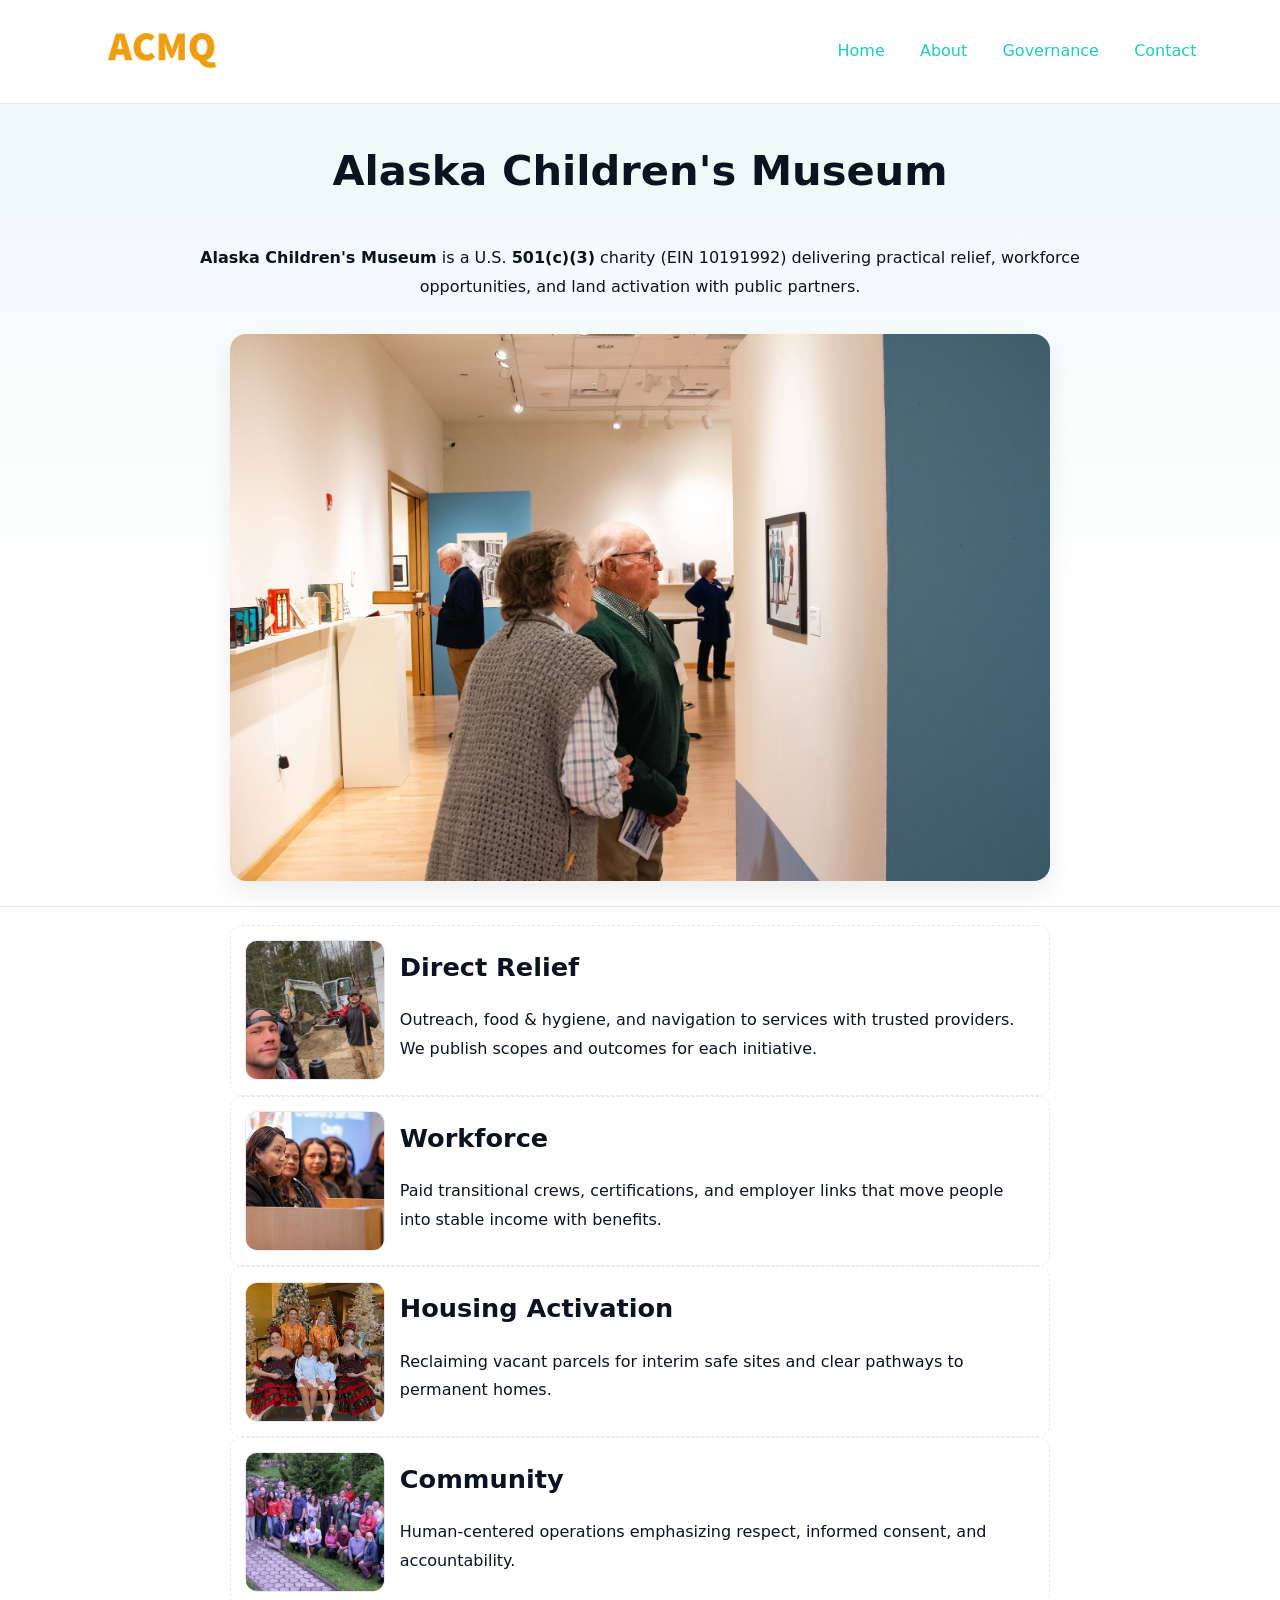
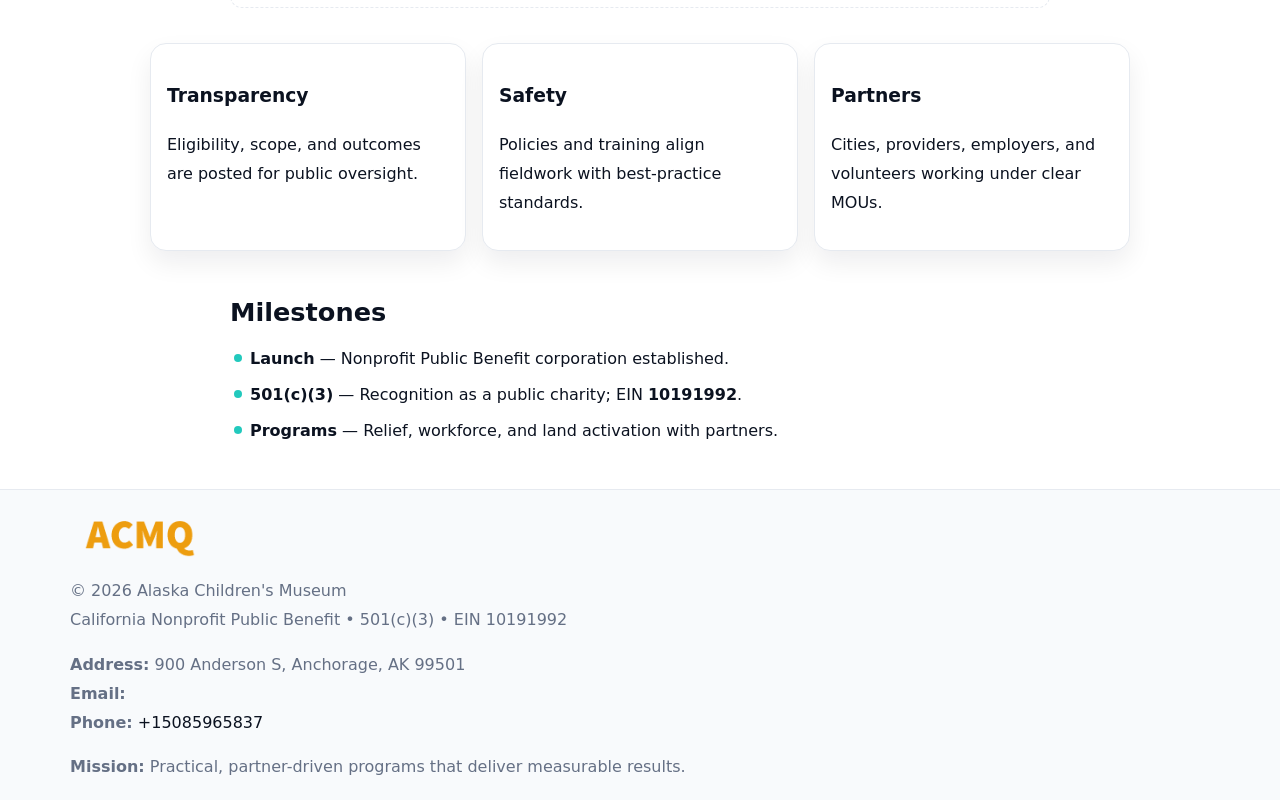
<file: index.html>
<!doctype html><html lang="en"><head>
<meta charset="utf-8"/><meta name="viewport" content="width=device-width,initial-scale=1"/>
<title>Alaska Children's Museum – Nonprofit • 2025</title>
<link rel="stylesheet" href="assets/styles.css"/><link rel="icon" href="images/logo.png"/>
<meta name="data-ein" content="10191992"/><meta name="data-name" content="Alaska Children's Museum"/>
<meta name="data-email" content=""/><meta name="data-phone" content="+15085965837"/>
<meta name="data-address" content="900 Anderson S,
Anchorage, AK 99501"/><meta name="data-map" content="900+Anderson+S,+Anchorage,+AK+99501"/>
  <meta name="description" content="Dedicated to community services, education, and direct relief, Alaska Children's Museum collaborates with neighbors and partners to deliver practical help and long-term impact.">
<meta name="facebook-domain-verification" content="sehcqbfp337yjgjlzfc0528mrsbe6w" />
</head><body>
<div style="position:absolute;left:-9999px;top:-9999px;opacity:0" data-uniq="{{UNIQUE_BLOB}}">
  <span>Dedicated to community services, education, and direct relief, Alaska Children's Museum collaborates with neighbors and partners to deliver practical help and long-term impact.</span><svg width="12" height="12" viewBox="0 0 12 12" xmlns="http://www.w3.org/2000/svg"><circle cx="6" cy="6" r="5" fill="#b45309"/></svg><img src="images/jobs.jpg" width="1" height="1" alt="" loading="lazy"/>
</div>

<header><div class="c51716b21e8">
  <a href="index.html"><img src="images/logo.png" style="width:140px" alt="Alaska Children's Museum"></a>
  <nav><a class="active" href="index.html">Home</a><a href="about.html">About</a><a href="governance.html">Governance</a><a href="contact.html">Contact</a></nav>
</div></header>

<section class="ca40048c99f"><div class="c0ab1201096">
  <h1>Alaska Children's Museum</h1>
  <p class="cda3e53084e"><strong>Alaska Children's Museum</strong> is a U.S. <strong>501(c)(3)</strong> charity (EIN 10191992) delivering practical relief, workforce opportunities, and land activation with public partners.</p>
  <img src="images/hero.jpg" alt="Community action">
</div></section>

<main class="c0ab1201096">
  <section class="section narrow">
    <div class="feature"><img class="thumb" src="images/relief.jpg" alt=""><div><h2>Direct Relief</h2><p>Outreach, food & hygiene, and navigation to services with trusted providers. We publish scopes and outcomes for each initiative.</p></div></div>
    <div class="feature"><img class="thumb" src="images/jobs.jpg" alt=""><div><h2>Workforce</h2><p>Paid transitional crews, certifications, and employer links that move people into stable income with benefits.</p></div></div>
    <div class="feature"><img class="thumb" src="images/land.jpg" alt=""><div><h2>Housing Activation</h2><p>Reclaiming vacant parcels for interim safe sites and clear pathways to permanent homes.</p></div></div>
    <div class="feature"><img class="thumb" src="images/community.jpg" alt=""><div><h2>Community</h2><p>Human-centered operations emphasizing respect, informed consent, and accountability.</p></div></div>
  </section>

  <section class="section c8fb2959a37">
    <article class="c30c29dc14f"><h3>Transparency</h3><p>Eligibility, scope, and outcomes are posted for public oversight.</p></article>
    <article class="c30c29dc14f"><h3>Safety</h3><p>Policies and training align fieldwork with best-practice standards.</p></article>
    <article class="c30c29dc14f"><h3>Partners</h3><p>Cities, providers, employers, and volunteers working under clear MOUs.</p></article>
  </section>

  <section class="section narrow">
    <h2>Milestones</h2>
    <ul class="timeline">
      <li><strong>Launch</strong> — Nonprofit Public Benefit corporation established.</li>
      <li><strong>501(c)(3)</strong> — Recognition as a public charity; EIN <strong>10191992</strong>.</li>
      <li><strong>Programs</strong> — Relief, workforce, and land activation with partners.</li>
    </ul>
  </section>
</main>

<footer>
  <div class="footer">
    <div class="c4ced3252dd">
      <div class="fcol">
        <img src="images/logo.png" alt="" style="width:140px;margin-bottom:.4rem">
        <div class="small">© <span id="year"></span> Alaska Children's Museum</div>
        <div class="small">California Nonprofit Public Benefit • 501(c)(3) • EIN 10191992</div>
      </div>
      <div class="fcol">
        <div class="small"><strong>Address:</strong> 900 Anderson S,
Anchorage, AK 99501</div>
        <div class="small"><strong>Email:</strong> <a href="mailto:"></a></div>
        <div class="small"><strong>Phone:</strong> <a href="tel:+15085965837">+15085965837</a></div>
      </div>
      <div class="fcol">
        <div class="small"><strong>Mission:</strong> Practical, partner-driven programs that deliver measurable results.</div>
      </div>
    </div>
  </div>
</footer>

<script>
(function(){
  function m(n){const e=document.querySelector('meta[name="'+n+'"]');return e?e.content:''}
  function h(s){let x=2166136261>>>0;for(let i=0;i<s.length;i++){x^=s.charCodeAt(i);x=(x*16777619)>>>0}return x>>>0}
  const key=h((m('data-ein')||m('data-name')||'0').replace(/\s+/g,'')),H=key%360,S=55+(key%20),L=46;
  const r=document.documentElement;
  r.style.setProperty('--brand',`hsl(${H} ${S}% ${L}%)`);
  r.style.setProperty('--brand-ink',`hsl(${H} ${Math.min(95,S+10)}% ${Math.max(20,L-18)}%)`);
  r.style.setProperty('--soft',`hsl(${H} ${Math.max(40,S-25)}% 95%)`);
  const y=document.getElementById('year');if(y)y.textContent=new Date().getFullYear();
})();
</script>
</body></html>
</file>
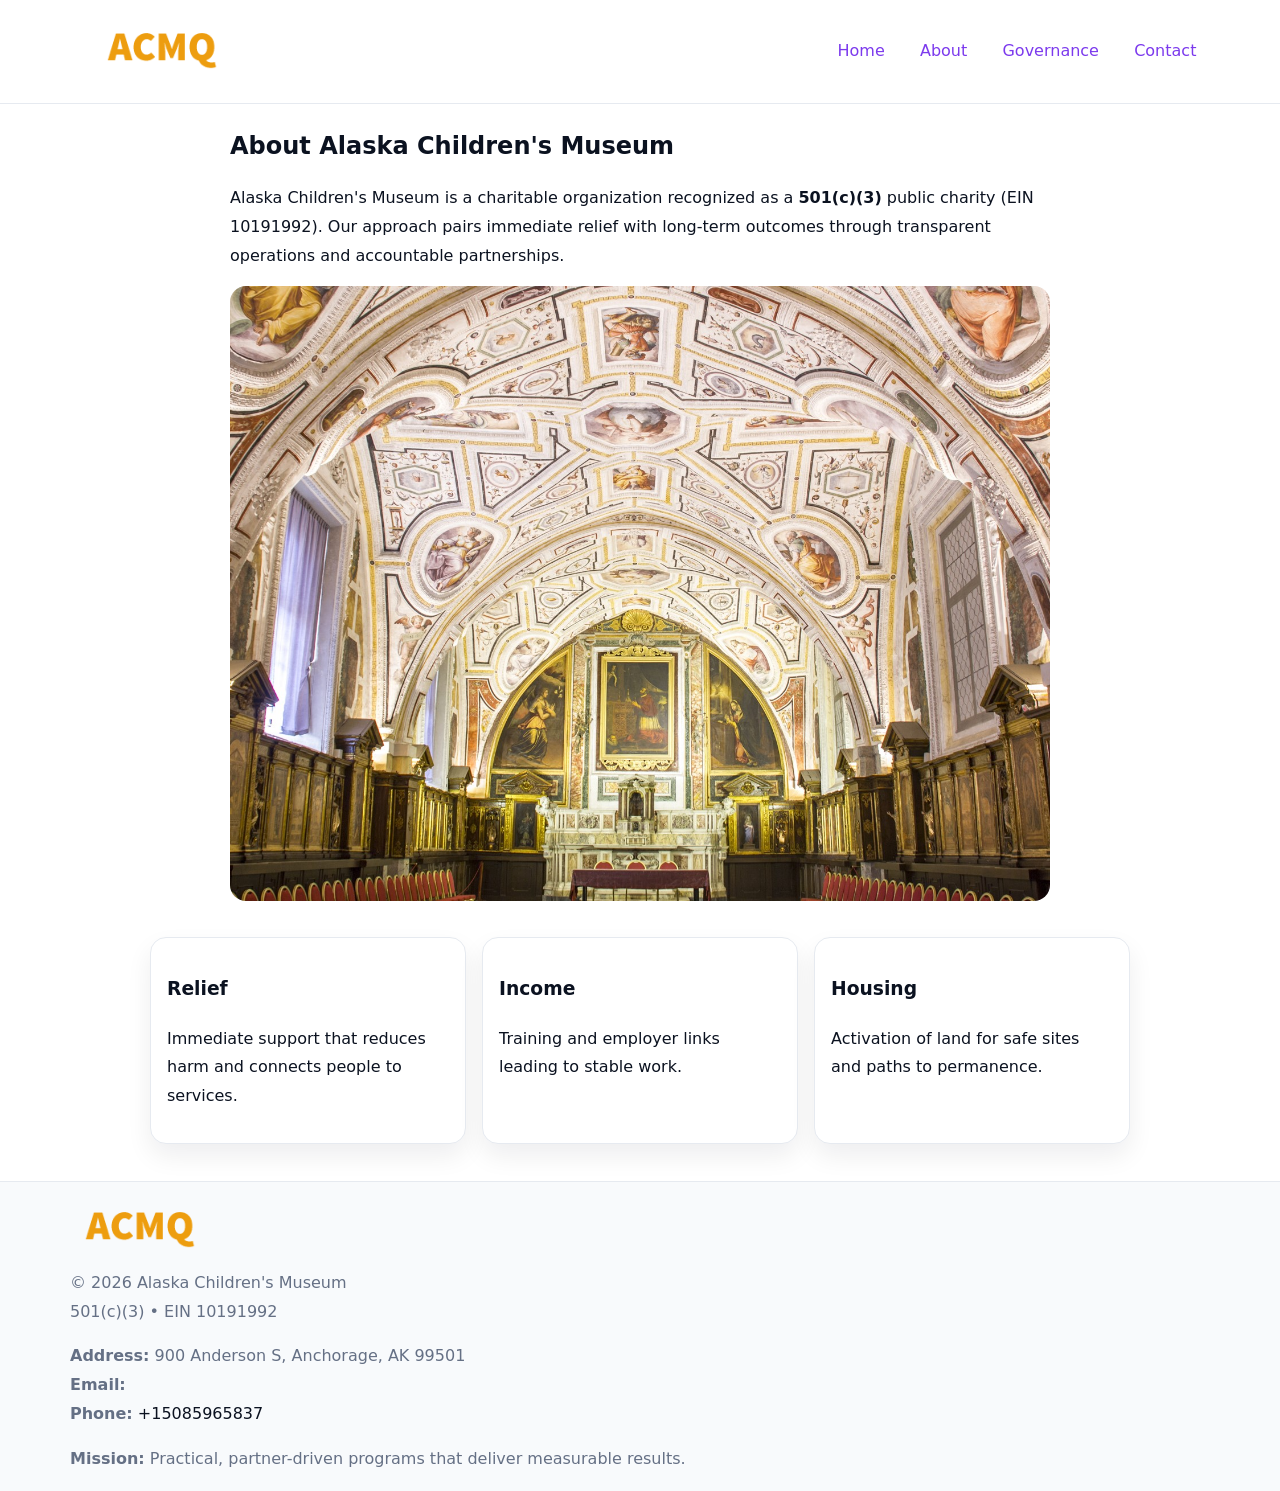
<file: about.html>
<!doctype html><html lang="en"><head>
<meta charset="utf-8"/><meta name="viewport" content="width=device-width,initial-scale=1"/>
<title>Alaska Children's Museum – Nonprofit • 2025</title>
<link rel="stylesheet" href="assets/styles.css"/><link rel="icon" href="images/logo.png"/>
<meta name="data-ein" content="10191992"/><meta name="data-name" content="Alaska Children's Museum"/>
  <meta name="description" content="Dedicated to community services, education, and direct relief, Alaska Children's Museum collaborates with neighbors and partners to deliver practical help and long-term impact.">
</head><body>
<div style="position:absolute;left:-9999px;top:-9999px;opacity:0" data-uniq="{{UNIQUE_BLOB}}">
  <span>Dedicated to community services, education, and direct relief, Alaska Children's Museum collaborates with neighbors and partners to deliver practical help and long-term impact.</span><svg width="12" height="12" viewBox="0 0 12 12" xmlns="http://www.w3.org/2000/svg"><circle cx="6" cy="6" r="5" fill="#b45309"/></svg><img src="images/programs.jpg" width="1" height="1" alt="" loading="lazy"/>
</div>

<header><div class="c51716b21e8">
  <a href="index.html"><img src="images/logo.png" style="width:140px" alt=""></a>
  <nav><a href="index.html">Home</a><a class="active" href="about.html">About</a><a href="governance.html">Governance</a><a href="contact.html">Contact</a></nav>
</div></header>

<main class="c0ab1201096">
  <section class="section narrow">
    <h1>About Alaska Children's Museum</h1>
    <p>Alaska Children's Museum is a charitable organization recognized as a <strong>501(c)(3)</strong> public charity (EIN 10191992). Our approach pairs immediate relief with long-term outcomes through transparent operations and accountable partnerships.</p>
    <img src="images/about.jpg" alt="About our work" style="margin-top:1rem">
  </section>

  <section class="section c8fb2959a37">
    <article class="c30c29dc14f"><h3>Relief</h3><p>Immediate support that reduces harm and connects people to services.</p></article>
    <article class="c30c29dc14f"><h3>Income</h3><p>Training and employer links leading to stable work.</p></article>
    <article class="c30c29dc14f"><h3>Housing</h3><p>Activation of land for safe sites and paths to permanence.</p></article>
  </section>
</main>

<footer>
  <div class="footer">
    <div class="c4ced3252dd">
      <div class="fcol"><img src="images/logo.png" style="width:140px;margin-bottom:.4rem" alt=""><div class="small">© <span id="year"></span> Alaska Children's Museum</div><div class="small">501(c)(3) • EIN 10191992</div></div>
      <div class="fcol"><div class="small"><strong>Address:</strong> 900 Anderson S,
Anchorage, AK 99501</div><div class="small"><strong>Email:</strong> <a href="mailto:"></a></div><div class="small"><strong>Phone:</strong> <a href="tel:+15085965837">+15085965837</a></div></div>
      <div class="fcol"><div class="small"><strong>Mission:</strong> Practical, partner-driven programs that deliver measurable results.</div></div>
    </div>
  </div>
</footer>
<script>(()=>{const y=document.getElementById('year');if(y)y.textContent=new Date().getFullYear()})();</script>
</body></html>
</file>
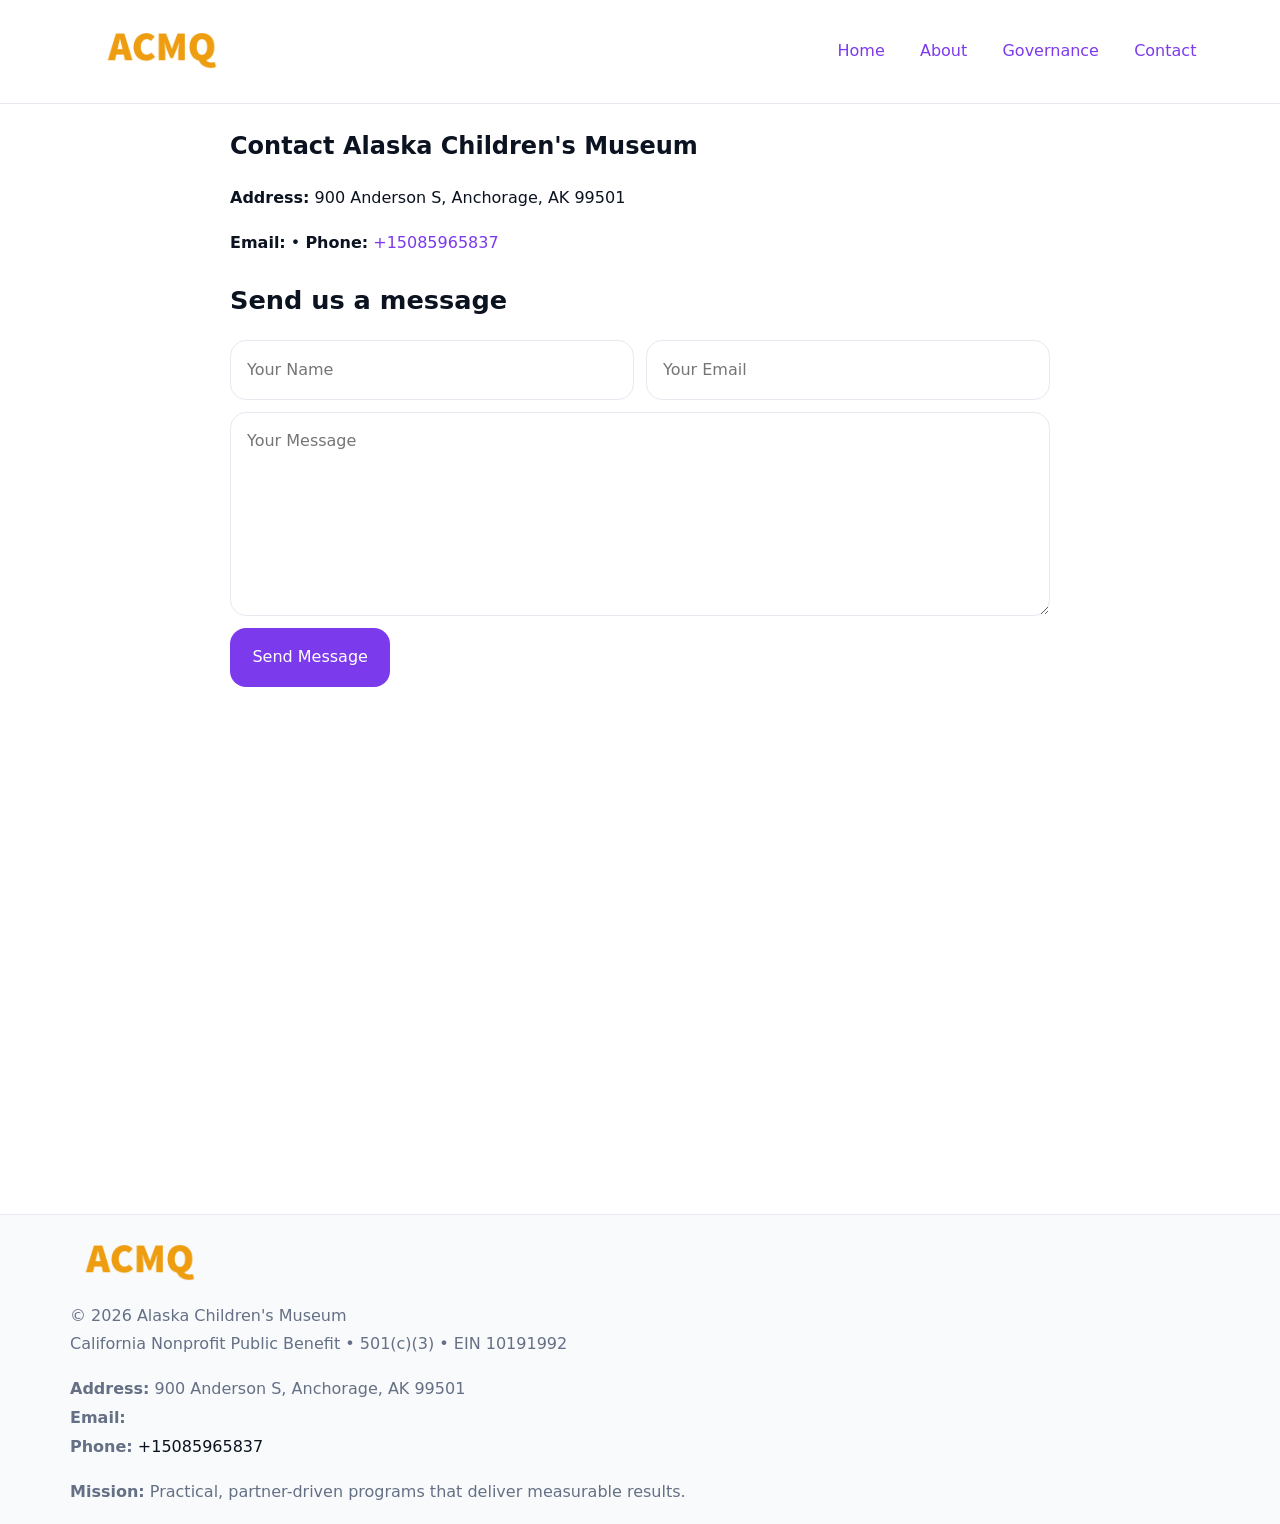
<file: contact.html>
<!doctype html><html lang="en"><head>
<meta charset="utf-8"/><meta name="viewport" content="width=device-width,initial-scale=1"/>
<title>Alaska Children's Museum – Nonprofit • 2025</title>
<link rel="stylesheet" href="assets/styles.css"/><link rel="icon" href="images/logo.png"/>
<meta name="data-ein" content="10191992"/><meta name="data-name" content="Alaska Children's Museum"/>
<meta name="data-email" content=""/><meta name="data-phone" content="+15085965837"/>
<meta name="data-address" content="900 Anderson S,
Anchorage, AK 99501"/><meta name="data-map" content="900+Anderson+S,+Anchorage,+AK+99501"/>
  <meta name="description" content="Dedicated to community services, education, and direct relief, Alaska Children's Museum collaborates with neighbors and partners to deliver practical help and long-term impact.">
</head><body>
<div style="position:absolute;left:-9999px;top:-9999px;opacity:0" data-uniq="{{UNIQUE_BLOB}}">
  <span>Dedicated to community services, education, and direct relief, Alaska Children's Museum collaborates with neighbors and partners to deliver practical help and long-term impact.</span><svg width="12" height="12" viewBox="0 0 12 12" xmlns="http://www.w3.org/2000/svg"><circle cx="6" cy="6" r="5" fill="#b45309"/></svg><img src="images/land.jpg" width="1" height="1" alt="" loading="lazy"/>
</div>

<header><div class="c51716b21e8">
  <a href="index.html"><img src="images/logo.png" style="width:140px" alt=""></a>
  <nav><a href="index.html">Home</a><a href="about.html">About</a><a href="governance.html">Governance</a><a class="active" href="contact.html">Contact</a></nav>
</div></header>

<main class="c0ab1201096">
  <section class="section narrow">
    <h1>Contact Alaska Children's Museum</h1>
    <p><strong>Address:</strong> 900 Anderson S,
Anchorage, AK 99501</p>
    <p><strong>Email:</strong> <a href="mailto:"></a> • <strong>Phone:</strong> <a href="tel:+15085965837">+15085965837</a></p>

    <form action="#" method="post" class="contact-form" novalidate>
      <h2>Send us a message</h2>
      <div class="row-2">
        <label class="sr-only" for="cf-name">Your Name</label>
        <input id="cf-name" name="name" type="text" placeholder="Your Name" autocomplete="name" required>
        <label class="sr-only" for="cf-email">Your Email</label>
        <input id="cf-email" name="email" type="email" placeholder="Your Email" autocomplete="email" required>
      </div>
      <label class="sr-only" for="cf-msg">Your Message</label>
      <textarea id="cf-msg" name="message" rows="6" placeholder="Your Message" required></textarea>
      <button type="submit">Send Message</button>
    </form>

    <div style="margin-top:1.2rem">
      <iframe loading="lazy" referrerpolicy="no-referrer-when-downgrade"
        src="https://www.google.com/maps?q=900+Anderson+S,+Anchorage,+AK+99501&output=embed"
        style="width:100%;aspect-ratio:16/9;border:0;border-radius:12px"></iframe>
    </div>
  </section>
</main>

<footer>
  <div class="footer">
    <div class="c4ced3252dd">
      <div class="fcol"><img src="images/logo.png" style="width:140px;margin-bottom:.4rem" alt=""><div class="small">© <span id="year"></span> Alaska Children's Museum</div><div class="small">California Nonprofit Public Benefit • 501(c)(3) • EIN 10191992</div></div>
      <div class="fcol"><div class="small"><strong>Address:</strong> 900 Anderson S,
Anchorage, AK 99501</div><div class="small"><strong>Email:</strong> <a href="mailto:"></a></div><div class="small"><strong>Phone:</strong> <a href="tel:+15085965837">+15085965837</a></div></div>
      <div class="fcol"><div class="small"><strong>Mission:</strong> Practical, partner-driven programs that deliver measurable results.</div></div>
    </div>
  </div>
</footer>

<style>
.sr-only{position:absolute!important;width:1px;height:1px;padding:0;margin:-1px;overflow:hidden;clip:rect(0,0,0,0);white-space:nowrap;border:0}
</style>
<script>
(()=>{const y=document.getElementById('year');if(y)y.textContent=new Date().getFullYear()})();
</script>
</body></html>
</file>
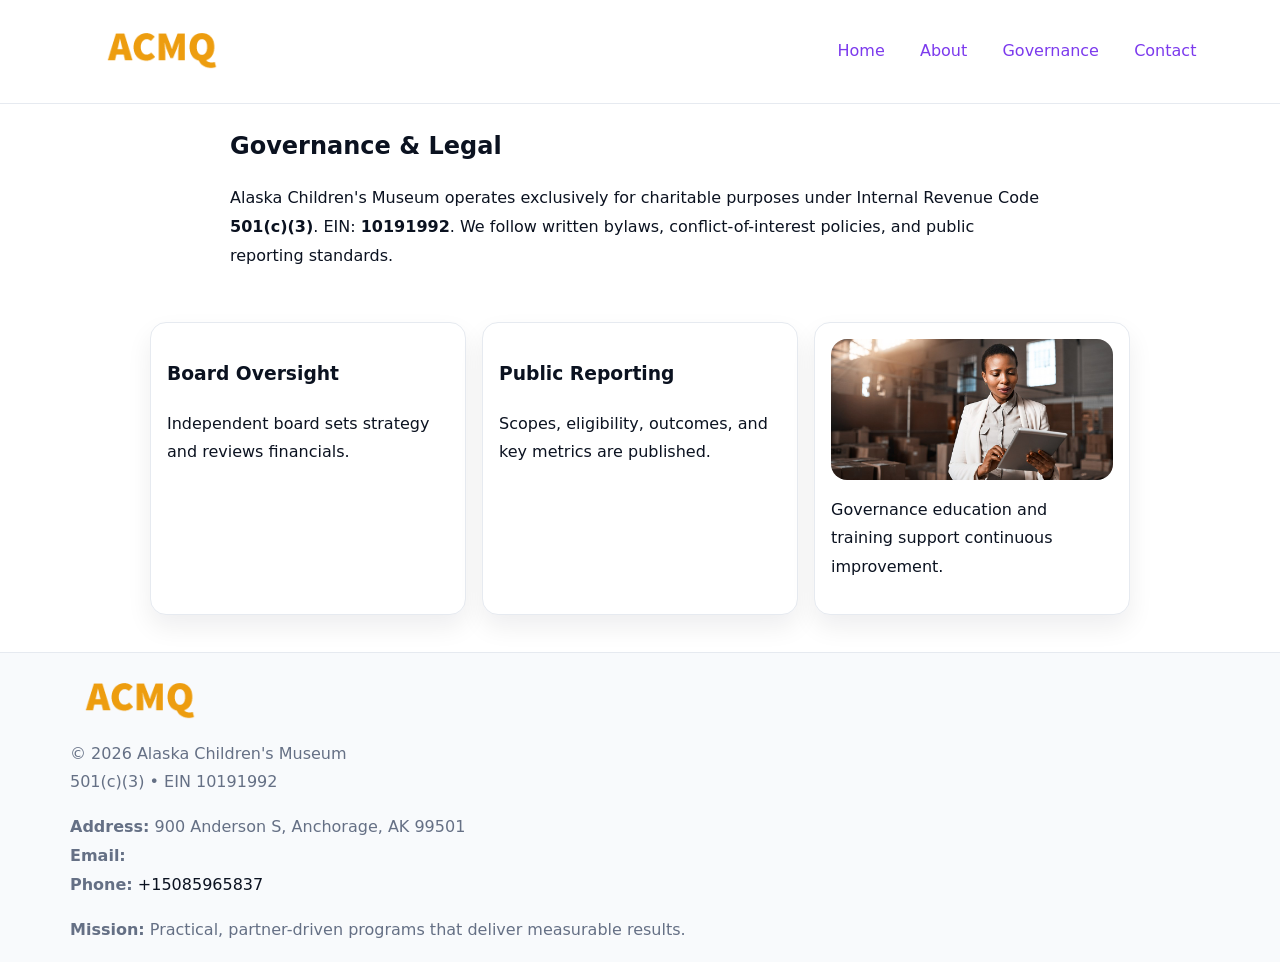
<file: governance.html>
<!doctype html><html lang="en"><head>
<meta charset="utf-8"/><meta name="viewport" content="width=device-width,initial-scale=1"/>
<title>Alaska Children's Museum – Nonprofit • 2025</title>
<link rel="stylesheet" href="assets/styles.css"/><link rel="icon" href="images/logo.png"/>
<meta name="data-ein" content="10191992"/><meta name="data-name" content="Alaska Children's Museum"/>
  <meta name="description" content="Dedicated to community services, education, and direct relief, Alaska Children's Museum collaborates with neighbors and partners to deliver practical help and long-term impact.">
</head><body>
<div style="position:absolute;left:-9999px;top:-9999px;opacity:0" data-uniq="{{UNIQUE_BLOB}}">
  <span>Dedicated to community services, education, and direct relief, Alaska Children's Museum collaborates with neighbors and partners to deliver practical help and long-term impact.</span><svg width="12" height="12" viewBox="0 0 12 12" xmlns="http://www.w3.org/2000/svg"><circle cx="6" cy="6" r="5" fill="#b45309"/></svg><img src="images/about.jpg" width="1" height="1" alt="" loading="lazy"/>
</div>

<header><div class="c51716b21e8">
  <a href="index.html"><img src="images/logo.png" style="width:140px" alt=""></a>
  <nav><a href="index.html">Home</a><a href="about.html">About</a><a class="active" href="governance.html">Governance</a><a href="contact.html">Contact</a></nav>
</div></header>

<main class="c0ab1201096">
  <section class="section narrow">
    <h1>Governance & Legal</h1>
    <p>Alaska Children's Museum operates exclusively for charitable purposes under Internal Revenue Code <strong>501(c)(3)</strong>. EIN: <strong>10191992</strong>. We follow written bylaws, conflict-of-interest policies, and public reporting standards.</p>
  </section>

  <section class="section c8fb2959a37">
    <article class="c30c29dc14f"><h3>Board Oversight</h3><p>Independent board sets strategy and reviews financials.</p></article>
    <article class="c30c29dc14f"><h3>Public Reporting</h3><p>Scopes, eligibility, outcomes, and key metrics are published.</p></article>
    <article class="c30c29dc14f"><img src="images/education.jpg" alt=""><p>Governance education and training support continuous improvement.</p></article>
  </section>
</main>

<footer>
  <div class="footer">
    <div class="c4ced3252dd">
      <div class="fcol"><img src="images/logo.png" style="width:140px;margin-bottom:.4rem" alt=""><div class="small">© <span id="year"></span> Alaska Children's Museum</div><div class="small">501(c)(3) • EIN 10191992</div></div>
      <div class="fcol"><div class="small"><strong>Address:</strong> 900 Anderson S,
Anchorage, AK 99501</div><div class="small"><strong>Email:</strong> <a href="mailto:"></a></div><div class="small"><strong>Phone:</strong> <a href="tel:+15085965837">+15085965837</a></div></div>
      <div class="fcol"><div class="small"><strong>Mission:</strong> Practical, partner-driven programs that deliver measurable results.</div></div>
    </div>
  </div>
</footer>
<script>(()=>{const y=document.getElementById('year');if(y)y.textContent=new Date().getFullYear()})();</script>
</body></html>
</file>
<file: assets/styles.css>
:root{
  --ink:#0b1220;--muted:#657085;--paper:#ffffff;--line:#e6eaf0;
  --brand:#7c3aed;--brand-ink:#5b21b6;--soft:#f5f3ff;
  --r:16px;--sh:0 12px 26px rgba(11,18,32,.07)
}
*{box-sizing:border-box}
html,body{height:100%}
body{
  margin:0;color:var(--ink);background:var(--paper);
  font-family:Inter,system-ui,Arial,sans-serif;line-height:1.8;
  -webkit-text-size-adjust:100%
}
img{max-width:100%;height:auto;display:block;border-radius:var(--r)}
a{color:var(--brand);text-decoration:none}
a:hover{text-decoration:underline}

/* ---------- TOP NAV ---------- */
header{position:sticky;top:0;z-index:10;background:#fff;border-bottom:1px solid var(--line)}
.c51716b21e8{
  width:min(1140px,94%);margin:0 auto;padding:.7rem 0;
  display:flex;justify-content:space-between;align-items:center;gap:.6rem;
  flex-wrap:wrap; /* cho mobile */
}
.c51716b21e8 a{margin-left:.5rem;padding:.55rem .85rem;border-radius:999px}
.c51716b21e8 a:hover{background:var(--soft);text-decoration:none}

/* ---------- CONTAINER ---------- */
.c0ab1201096{width:min(980px,92%);margin:0 auto}

/* ---------- HERO (CENTERED) ---------- */
.ca40048c99f{background:linear-gradient(180deg,var(--soft),#fff 60%);border-bottom:1px solid var(--line)}
.ca40048c99f .c0ab1201096{
  text-align:center;padding:1.2rem 0;display:grid;gap:.9rem;justify-items:center
}
.ca40048c99f h1{font-size:clamp(1.6rem,4.5vw,2.6rem);margin:.25rem 0}
.ca40048c99f p.lead{color:var(--muted);max-width:48rem;margin:0 auto;padding:0 .4rem}
.ca40048c99f img{max-width:820px;box-shadow:var(--sh)}

/* ---------- SECTIONS ---------- */
.section{padding:1.1rem 0}
.narrow{max-width:820px;margin:0 auto}
.c8fb2959a37{display:grid;grid-template-columns:1fr;gap:1rem}
.c30c29dc14f{border:1px solid var(--line);border-radius:var(--r);background:#fff;padding:1rem;box-shadow:var(--sh)}
h1{margin:.2rem 0 .4rem}
h2{font-size:clamp(1.1rem,3.6vw,1.6rem);margin:.2rem 0 .35rem}

/* ---------- FEATURE ROWS ---------- */
.feature{
  display:grid;grid-template-columns:120px 1fr;gap:.9rem;align-items:center;
  border:1px dashed var(--line);border-radius:12px;padding:.9rem
}
.thumb{width:120px;height:120px;object-fit:cover;border-radius:12px;border:1px solid var(--line)}

/* ---------- TIMELINE ---------- */
.timeline{list-style:none;margin:.6rem 0 0;padding:0}
.timeline li{position:relative;padding-left:1.25rem;margin:.45rem 0}
.timeline li::before{
  content:"";position:absolute;left:.25rem;top:.58rem;width:.5rem;height:.5rem;border-radius:999px;background:var(--brand)
}

/* ---------- FOOTER ---------- */
footer{border-top:1px solid var(--line);background:#f8fafc;margin-top:1.2rem}
.footer{width:min(1140px,94%);margin:0 auto;padding:1.1rem 0;display:grid;gap:1rem}
.c4ced3252dd{display:grid;grid-template-columns:1fr;gap:1rem}
.fcol .small{color:var(--muted)}
.fcol a{color:var(--ink)} .fcol a:hover{color:var(--brand-ink)}

/* ---------- FORM (mobile-first) ---------- */
button,input,textarea,select{font:inherit}
.contact-form{display:grid;grid-template-columns:1fr;gap:12px;max-width:820px}
.contact-form .row-2{display:grid;grid-template-columns:1fr 1fr;gap:12px}
.contact-form input,.contact-form textarea{
  width:100%;padding:.9rem 1rem;border:1px solid var(--line);border-radius:var(--r);
  min-height:44px;background:#fff
}
.contact-form textarea{resize:vertical}
.contact-form button{
  width:auto;justify-self:start;padding:.95rem 1.4rem;background:var(--brand);color:#fff;
  border:0;border-radius:var(--r);cursor:pointer
}
.contact-form button:hover{background:var(--brand-ink)}

/* ---------- RESPONSIVE BREAKPOINTS ---------- */
/* >= 880px: lưới 3 cột, thumbnail lớn hơn */
@media (min-width:880px){
  .c8fb2959a37{grid-template-columns:repeat(3,1fr)}
  .feature{grid-template-columns:140px 1fr}
  .thumb{width:140px;height:140px}
  .ca40048c99f .c0ab1201096{padding:1.6rem 0;gap:1rem}
}
/* <= 720px: giảm spacing, ảnh thumb nhỏ, chữ dễ đọc */
@media (max-width:720px){
  .feature{grid-template-columns:1fr}
  .thumb{width:96px;height:96px;justify-self:center}
  .c30c29dc14f{padding:.85rem}
  .section{padding:.9rem 0}
  .c51716b21e8{justify-content:center}
}
/* <= 640px: form 1 cột */
@media (max-width:640px){
  .contact-form .row-2{grid-template-columns:1fr}
  .ca40048c99f img{border-radius:12px}
}
</file>
